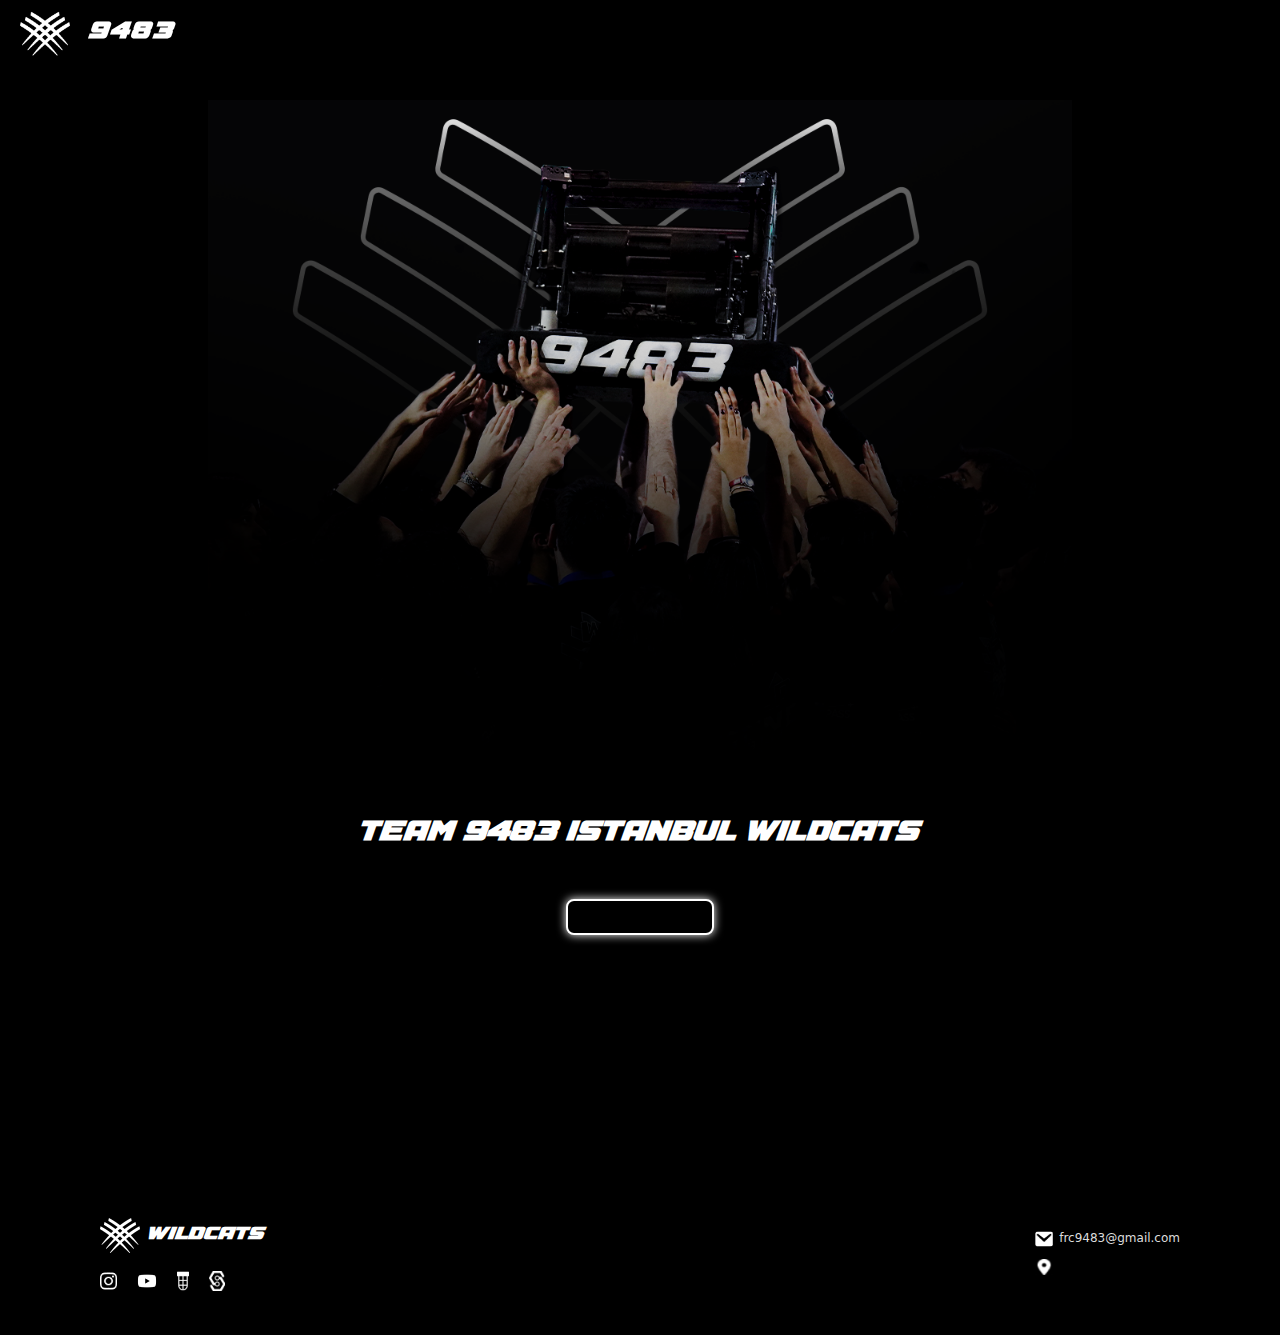
<file: index.html>
<!DOCTYPE html>
<html lang="en">

<head>
  <meta charset="UTF-8" />
  <meta name="viewport" content="width=device-width, initial-scale=1.0" />
  <link rel="stylesheet" href="style.css" />
  <link rel="shortcut icon" href="img/logo.ico" type="image/x-icon" />
  <title>Team 9438</title>
  <meta name="description" content="FRC 9483 Istanbul Wildcats is a leading robotics team from Istanbul, Turkey, competing globally in the FIRST Robotics Competition. Discover our innovative projects and follow our journey to inspire the next generation of engineers.">
  <script type="application/ld+json">
  {
    "@context": "https://schema.org",
    "@type": "SportsTeam",
    "name": "FRC 9483 Istanbul Wildcats",
    "url": "https://www.frc9483.com",
    "description": "FRC 9483 Istanbul Wildcats is a robotics team from Istanbul, Turkey.",
    "memberOf": {
      "@type": "Organization",
      "name": "FIRST Robotics Competition"
    },
    "location": {
      "@type": "Place",
      "address": {
        "@type": "PostalAddress",
        "addressLocality": "Istanbul",
        "addressCountry": "Turkey"
      }
    },
    "sameAs": [
      "https://www.instagram.com/frc9483/",
      "https://www.youtube.com/@frc9483",
      "https://www.thebluealliance.com/team/9483",
      "https://www.statbotics.io/team/9483"
    ]
  }
  </script>
</head>

<body>
  <header>
    <a href="/">
      <div class="headercontainer">
        <img src="img/logo.png" alt="logo" id="logo" />
        <h1 id="brand">9483</h1>
      </div>
    </a>
    <nav>
      <div class="off-screen-menu">
        <ul>
          <li><a href="./" class="link-header" data-en="HOME" data-tr="ANA SAYFA"></a></li>
          <li><a href="./about" class="link-header" data-en="ABOUT" data-tr="HAKKIMIZDA"></a></li>
          <li><a href="./robots" class="link-header" data-en="ROBOTS" data-tr="ROBOTLAR"></a></li>
          <li><a href="https://docs.google.com/forms/d/e/1FAIpQLSfi_hahionCcSS_fY76gr7Xds-tAobOJbbM-7DM-6fdij1fog/viewform" target="_blank" class="link-header" data-en="SIGN UP" data-tr="KAYIT OL"></a></li>
        </ul>
      </div>
      <nav>
        <div class="ham-menu">
          <span></span>
          <span></span>
          <span></span>
        </div>
      </nav>
    </nav>
  </header>
  <div class="teamphotocontainer">
    <div class="teamphoto">
      <img src="img/team.png" alt="team" class="no-drag" />
    </div>
  </div>
  <h1 class="content-title">TEAM 9483 ISTANBUL WILDCATS</h1>
  <p class="content"
    data-en="Istanbul Wildcats is a robotics team consisting of students from all over the world and mentors studying at distinguished universities in Turkiye to share their interest and focus on robotics."
    data-tr="İstanbul Wildcats, dünyanın farklı yerlerinden, farklı okullarından bir araya gelen, robotiğe ilgi duyan lise öğrencilerinden ve bu alanda tecrübeli mentörlerden oluşan bir robotik takımıdır.">
  </p>
  <button id="more-button" data-en="MORE" data-tr="DAHA FAZLA" onclick="location.href='/about'"></button>
  <footer>
    <div class="footer-left">
      <div class="footercontainer">
        <img src="img/logo.png" alt="" id="footer-logo" />
        <h1 id="footer-brand">WILDCATS</h1>
      </div>
      <p class="footer-text"
        data-en="To get to know our team better, you can follow us on social media and review our standings and matches in the FRC. ©Team 9483 Istanbul Wildcats 2024"
        data-tr="Takımımızı daha yakından tanımak için sosyal medyada bizi takip edebilir ve FRC'deki edindiğimiz yeri ve maçlarımızı inceleyebilirsiniz. ©Team 9483 Istanbul Wildcats 2024">
      </p>
      <div class="social-icons">
        <a href="https://www.instagram.com/frc9483/" target="_blank">
          <img src="img/instagram.png" alt="instagram" />
        </a>
        <a href="https://www.youtube.com/@frc9483" target="_blank">
          <img src="img/youtube.png" alt="youtube" />
        </a>
        <a href="https://www.thebluealliance.com/team/9483" target="_blank">
          <img src="img/tba.png" alt="tba" />
        </a>
        <a href="https://www.statbotics.io/team/9483" target="_blank">
          <img src="img/statbotics.png" alt="statbotics" />
        </a>
      </div>
    </div>
    <div class="footer-right">
      <div class="pages">
        <h2 data-en="Pages" data-tr="Sayfalar"></h2>
        <a href="./" class="pages-footer" data-en="Home" data-tr="Ana Sayfa"></a>
        <a href="./about" class="pages-footer" data-en="About" data-tr="Hakkımızda"></a>
        <a href="./robots" class="pages-footer" data-en="Robots" data-tr="Robotlar"></a>
      </div>
      <div class="contact">
        <h2 data-en="Contact" data-tr="İletişim"></h2>
        <div class="contact-footer">
          <img src="img/email.png" alt="mail" class="no-drag" />
          <p class="email">frc9483@gmail.com</p>
        </div>
        <div class="contact-footer">
          <img src="img/location.png" alt="location" class="no-drag" />
          <p class="location-caption" data-en="Istanbul, Turkiye" data-tr="İstanbul, Türkiye"></p>
        </div>
      </div>
    </div>
  </footer>
  <script src="index.js"></script>
</body>

</html>
</file>
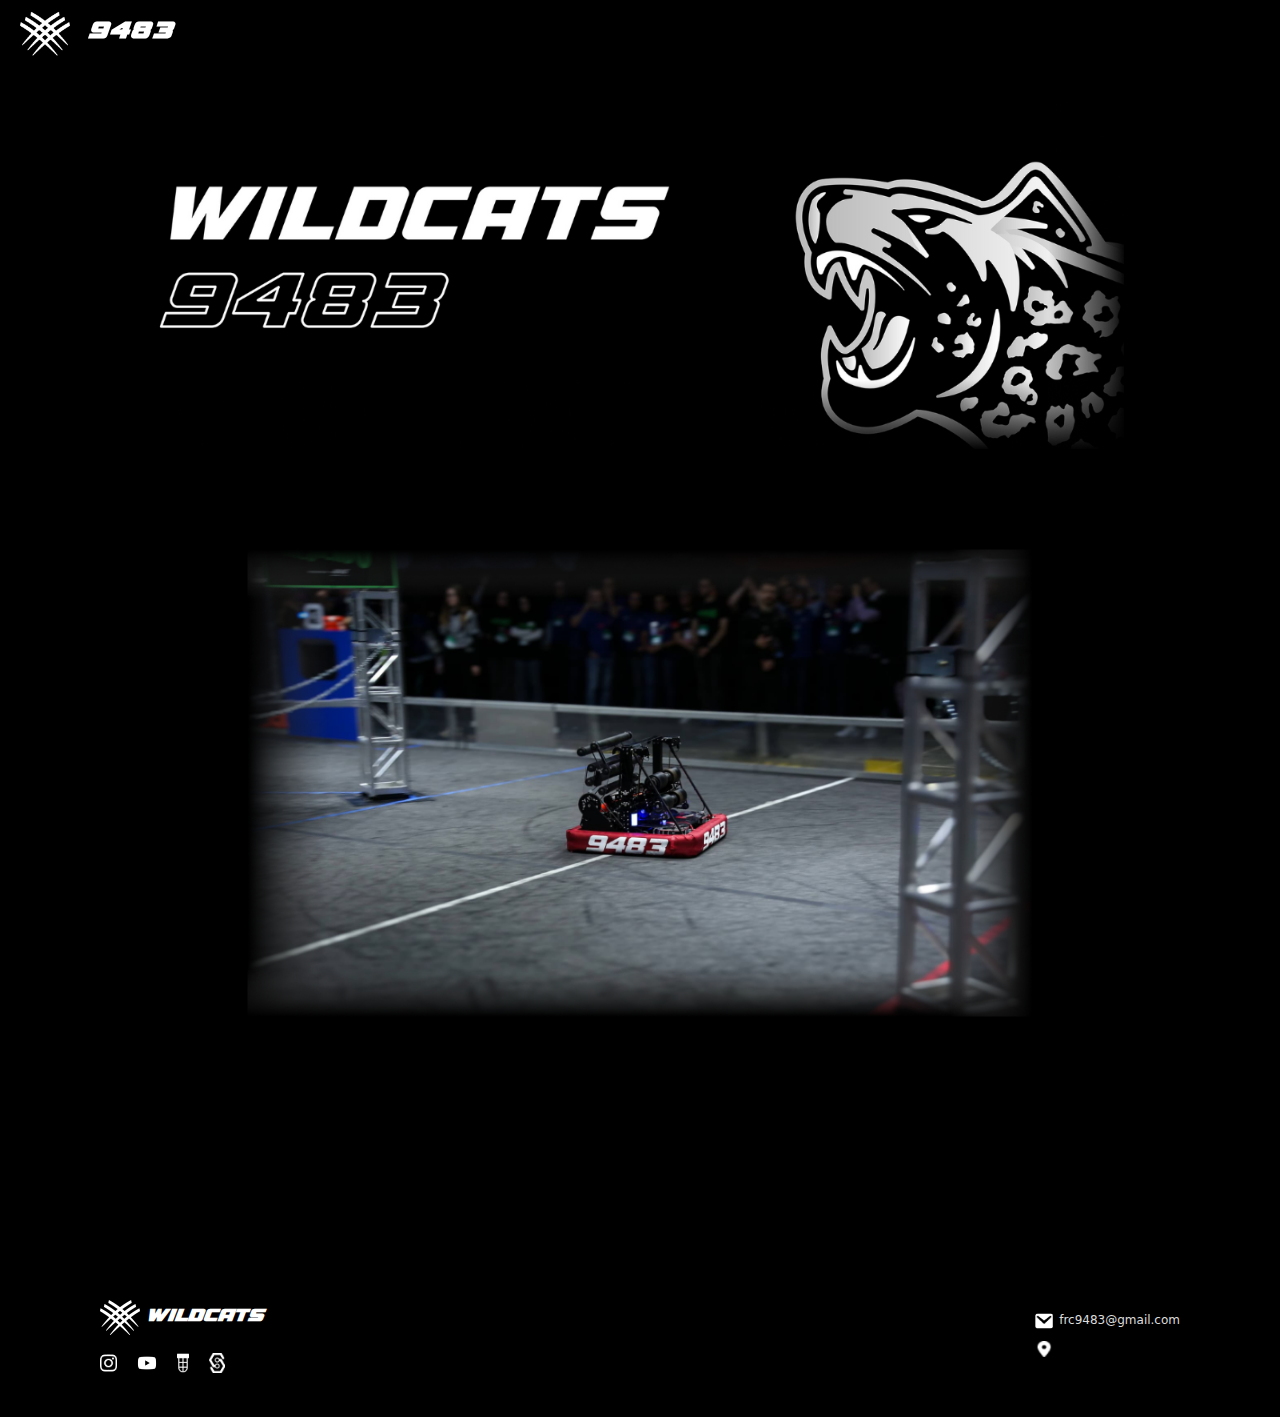
<file: about.html>
<!DOCTYPE html>
<html lang="en">

<head>
  <meta charset="UTF-8" />
  <meta name="viewport" content="width=device-width, initial-scale=1.0" />
  <link rel="stylesheet" href="style.css" />
  <link rel="shortcut icon" href="img/logo.ico" type="image/x-icon" />
  <title data-en="Team 9438 | About" data-tr="Team 9438 | Hakkımızda"></title>
  <meta name="description" content="Learn more about the FRC 9483 Istanbul Wildcats, a robotics team consisting of students and mentors dedicated to advancing robotics education. Our mission is to inspire the next generation of innovators in the world of technology.">
</head>

<body>
  <header>
    <a href="/">
      <div class="headercontainer">
        <img src="img/logo.png" alt="logo" id="logo" />
        <h1 id="brand">9483</h1>
      </div>
    </a>
    <nav>
      <div class="off-screen-menu">
        <ul>
          <li><a href="./" class="link-header" data-en="HOME" data-tr="ANA SAYFA"></a></li>
          <li><a href="./about" class="link-header" data-en="ABOUT" data-tr="HAKKIMIZDA"></a></li>
          <li><a href="./robots" class="link-header" data-en="ROBOTS" data-tr="ROBOTLAR"></a></li>
          <li><a href="https://docs.google.com/forms/d/e/1FAIpQLSfi_hahionCcSS_fY76gr7Xds-tAobOJbbM-7DM-6fdij1fog/viewform" target="_blank" class="link-header" data-en="SIGN UP" data-tr="KAYIT OL"></a></li>
        </ul>
      </div>
      <nav>
        <div class="ham-menu">
          <span></span>
          <span></span>
          <span></span>
        </div>
      </nav>
    </nav>
  </header>
  <div class="teamphotocontainer">
    <div class="teamphoto">
      <img src="img/about_topp.png" alt="robonouts" class="no-drag" />
    </div>
  </div>
  <h1 class="about-content-title" data-en="ABOUT" data-tr="HAKKIMIZDA"></h1>
  <div class="about-content">
    
    <p class="paragraph"
      data-en="İstanbul Wildcats is a robotics team composed of high school students from around the world who are passionate about robotics, alongside experienced mentors who are dedicated to this field."
      data-tr="İstanbul Wildcats, dünyanın farklı yerlerinden bir araya gelen, robotiğe ilgi duyan lise öğrencilerinden ve bu işe gönül vermiş tecrübeli mentörlerden oluşan bir robotik takımıdır.">
    </p>

    <p class="paragraph"
      data-en="Our goal is to represent our country in the best possible way."
      data-tr="Hedefimiz ülkemizi en iyi şekilde temsil edebilmektir.">
    </p>

    <p class="paragraph"
      data-en="Our mission is to reach out to all young minds in our country who wish to participate in FRC competitions and to set an example for them with our skills in robotics. At the same time, we aim to prepare for tomorrow together in our rapidly developing world."
      data-tr="Misyonumuz, ülkemizdeki FRC yarışmalarına katılmak isteyen tüm genç beyinlere ulaşmak, ve onlara robotik alanındaki becerilerimizle örnek olmaktır. Aynı zamanda, hızla gelişen dünyamızda yarınlara beraber hazırlanmaktır.">
    </p>

    <p class="paragraph"
      data-en="As a team, we view robotics competitions as a sport, aiming to capture the interest of young people and help them discover the potential of robotics. By emphasizing the importance of the robotics field, we strive to be pioneers in creating an innovative future by combining technology and sports. With this goal in mind, we continue our work as part of the Denizbank İstanbul Wildcats E-sports team, representing them in the field of robotics."
      data-tr="Takım olarak, robotik yarışmalarını spor olarak görüp gençlerin ilgisini çekmeyi ve robotiğin potansiyelini keşfetmelerini sağlamayı amaçlıyoruz. Robotik branşının önemini vurgulayarak, teknoloji ve sporu birleştirerek yenilikçi bir gelecek için öncü olmayı hedefliyoruz. Bu amaçla bir E-spor takımı olan Denizbank İstanbul Wildcats’in bünyesinde çalışmalarımıza devam ediyor ve onları robotik alanında temsil ediyoruz.">
    </p>

  </div>
  <div class="about-bottom-img-container">
    <div class="about-bottom-img">
      <img src="img/about_robot.png" alt="team" class="no-drag" />
    </div>
  </div>
  <footer>
    <div class="footer-left">
      <div class="footercontainer">
        <img src="img/logo.png" alt="" id="footer-logo" />
        <h1 id="footer-brand">WILDCATS</h1>
      </div>
      <p class="footer-text"
        data-en="To get to know our team better, you can follow us on social media and review our standings and matches in the FRC. ©Team 9483 Istanbul Wildcats 2024"
        data-tr="Takımımızı daha yakından tanımak için sosyal medyada bizi takip edebilir ve FRC'deki edindiğimiz yeri ve maçlarımızı inceleyebilirsiniz. ©Team 9483 Istanbul Wildcats 2024">
      </p>
      <div class="social-icons">
        <a href="https://www.instagram.com/frc9483/" target="_blank">
          <img src="img/instagram.png" alt="instagram" />
        </a>
        <a href="https://www.youtube.com/@frc9483" target="_blank">
          <img src="img/youtube.png" alt="youtube" />
        </a>
        <a href="https://www.thebluealliance.com/team/9483" target="_blank">
          <img src="img/tba.png" alt="tba" />
        </a>
        <a href="https://www.statbotics.io/team/9483" target="_blank">
          <img src="img/statbotics.png" alt="statbotics" />
        </a>
      </div>
    </div>
    <div class="footer-right">
      <div class="pages">
        <h2 data-en="Pages" data-tr="Sayfalar"></h2>
        <a href="./" class="pages-footer" data-en="Home" data-tr="Ana Sayfa"></a>
        <a href="./about" class="pages-footer" data-en="About" data-tr="Hakkımızda"></a>
        <a href="./robots" class="pages-footer" data-en="Robots" data-tr="Robotlar"></a>
      </div>
      <div class="contact">
        <h2 data-en="Contact" data-tr="İletişim"></h2>
        <div class="contact-footer">
          <img src="img/email.png" alt="mail" class="no-drag" />
          <p class="email">frc9483@gmail.com</p>
        </div>
        <div class="contact-footer">
          <img src="img/location.png" alt="location" class="no-drag" />
          <p class="location-caption" data-en="Istanbul, Turkiye" data-tr="İstanbul, Türkiye"></p>
        </div>
      </div>
    </div>
  </footer>
  <script src="index.js"></script>
</body>

</html>
</file>
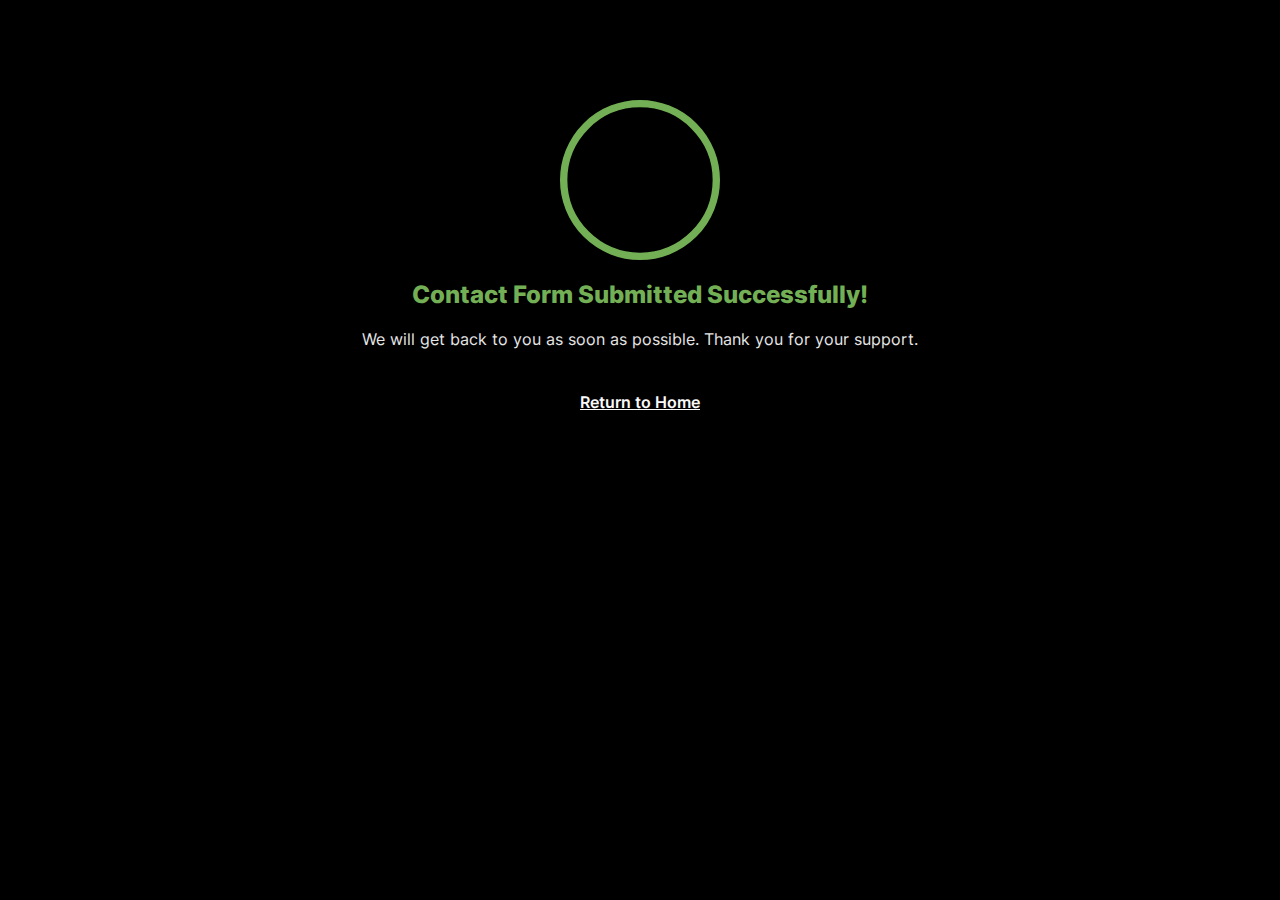
<file: contact.html>
<!DOCTYPE html>
<html lang="en">

<head>
    <meta charset="UTF-8" />
    <meta name="viewport" content="width=device-width, initial-scale=1.0, maximum-scale=1.0, user-scalable=0" />
    <link rel="shortcut icon" href="img/logo.ico" type="image/x-icon" />
    <title data-en="Team 9438 | Contact Form" data-tr="Team 9438 | İletişim Formu"></title>
    <style>
        @font-face {
            font-family: inter;
            src: url(fonts/Inter-VariableFont_slnt,wght.ttf);
        }

        * {
            margin: 0;
            padding: 0;
            box-sizing: border-box;
        }

        body {
            background-color: rgb(0, 0, 0);
            font-family: inter, sans-serif;
            text-decoration: none;
        }

        body::-webkit-scrollbar {
            display: none;
        }

        svg {
            width: 160px;
            display: block;
            margin: 100px auto 0;
        }

        .path {
            stroke-dasharray: 1000;
            stroke-dashoffset: 0;
        }

        .path.circle {
            -webkit-animation: dash .9s ease-in-out;
            animation: dash .9s ease-in-out;
        }

        .path.check {
            stroke-dashoffset: -100;
            -webkit-animation: dash-check .9s .35s ease-in-out forwards;
            animation: dash-check .9s .35s ease-in-out forwards;
        }

        p {
            text-align: center;
            margin: 20px 0 0px;
            font-size: 1.25em;
        }

        p.success {
            font-family: inter;
            font-size: x-large;
            font-weight: 800;
            color: #73AF55;
        }

        p.success-content {
            font-family: inter;
            font-size: medium;
            font-weight: 400;
            color: rgb(230, 230, 230);
            margin-bottom: 40px;
        }

        .succes-home a {
            font-family: inter;
            font-size: medium;
            font-weight: 600;
            color: rgb(250, 250, 250);
            text-decoration: underline;
        }

        .succes-home a:hover {
            text-decoration: underline;
            color: rgb(200, 200, 200);
        }

        @-webkit-keyframes dash {
            0% {
                stroke-dashoffset: 1000;
            }

            100% {
                stroke-dashoffset: 0;
            }
        }

        @keyframes dash {
            0% {
                stroke-dashoffset: 1000;
            }

            100% {
                stroke-dashoffset: 0;
            }
        }

        @-webkit-keyframes dash-check {
            0% {
                stroke-dashoffset: -100;
            }

            100% {
                stroke-dashoffset: 900;
            }
        }

        @keyframes dash-check {
            0% {
                stroke-dashoffset: -100;
            }

            100% {
                stroke-dashoffset: 900;
            }
        }
    </style>
</head>

<body>
    <svg version="1.1" xmlns="http://www.w3.org/2000/svg" viewBox="0 0 130.2 130.2">
        <circle class="path circle" fill="none" stroke="#73AF55" stroke-width="6" stroke-miterlimit="10" cx="65.1" cy="65.1" r="62.1" />
        <polyline class="path check" fill="none" stroke="#73AF55" stroke-width="10" stroke-linecap="round" stroke-miterlimit="10" points="100.2,40.2 51.5,88.8 29.8,67.5 " />
    </svg>
    <p class="success" data-en="Contact Form Submitted Successfully!" data-tr="İleitşim Formu Başarıyla Gönderilldi!"></p>
    <p class="success-content" data-en="We will get back to you as soon as possible. Thank you for your support." data-tr="En kısa sürede sizlere geri dönüş yapacağız. Bizi desteklediğiniz için teşekkür ederiz."></p>
    <div class="succes-home">
        <p><a href="/" data-en="Return to Home" data-tr="Ana Sayfaya Dön"></a></p>
    </div>

    <script>
        function submitForm(event) {
            event.preventDefault();

            const accessKey = "5fe2a988-7980-4855-8e12-c2602ea094e9";
            const data = {
                access_key: accessKey,
                name: document.querySelector('input[name="name"]').value,
                surname: document.querySelector('input[name="surname"]').value,
                email: document.querySelector('input[name="email"]').value,
                phone: document.querySelector('input[name="phone"]').value,
                message: document.querySelector('textarea[name="message"]').value
            };

            fetch('https://api.web3forms.com/submit', {
                method: 'POST',
                headers: {
                    'Content-Type': 'application/x-www-form-urlencoded',
                },
                body: new URLSearchParams(data)
            })
            .then(response => response.json())
            .then(result => {
                console.log(result);
                // Başarılı gönderimden sonra yapılacak işlemler
            })
            .catch(error => {
                console.error('Error:', error);
            });
        }

        function setLanguage(language) {
            document.querySelectorAll('[data-en]').forEach(element => {
                element.textContent = element.getAttribute('data-' + language);
            });
        }

        document.addEventListener('DOMContentLoaded', () => {
            const userLang = navigator.language || navigator.userLanguage;
            const language = userLang.startsWith('tr') ? 'tr' : 'en';
            setLanguage(language);
        });

        document.querySelector('form').addEventListener('submit', submitForm);
    </script>
</body>

</html>
</file>
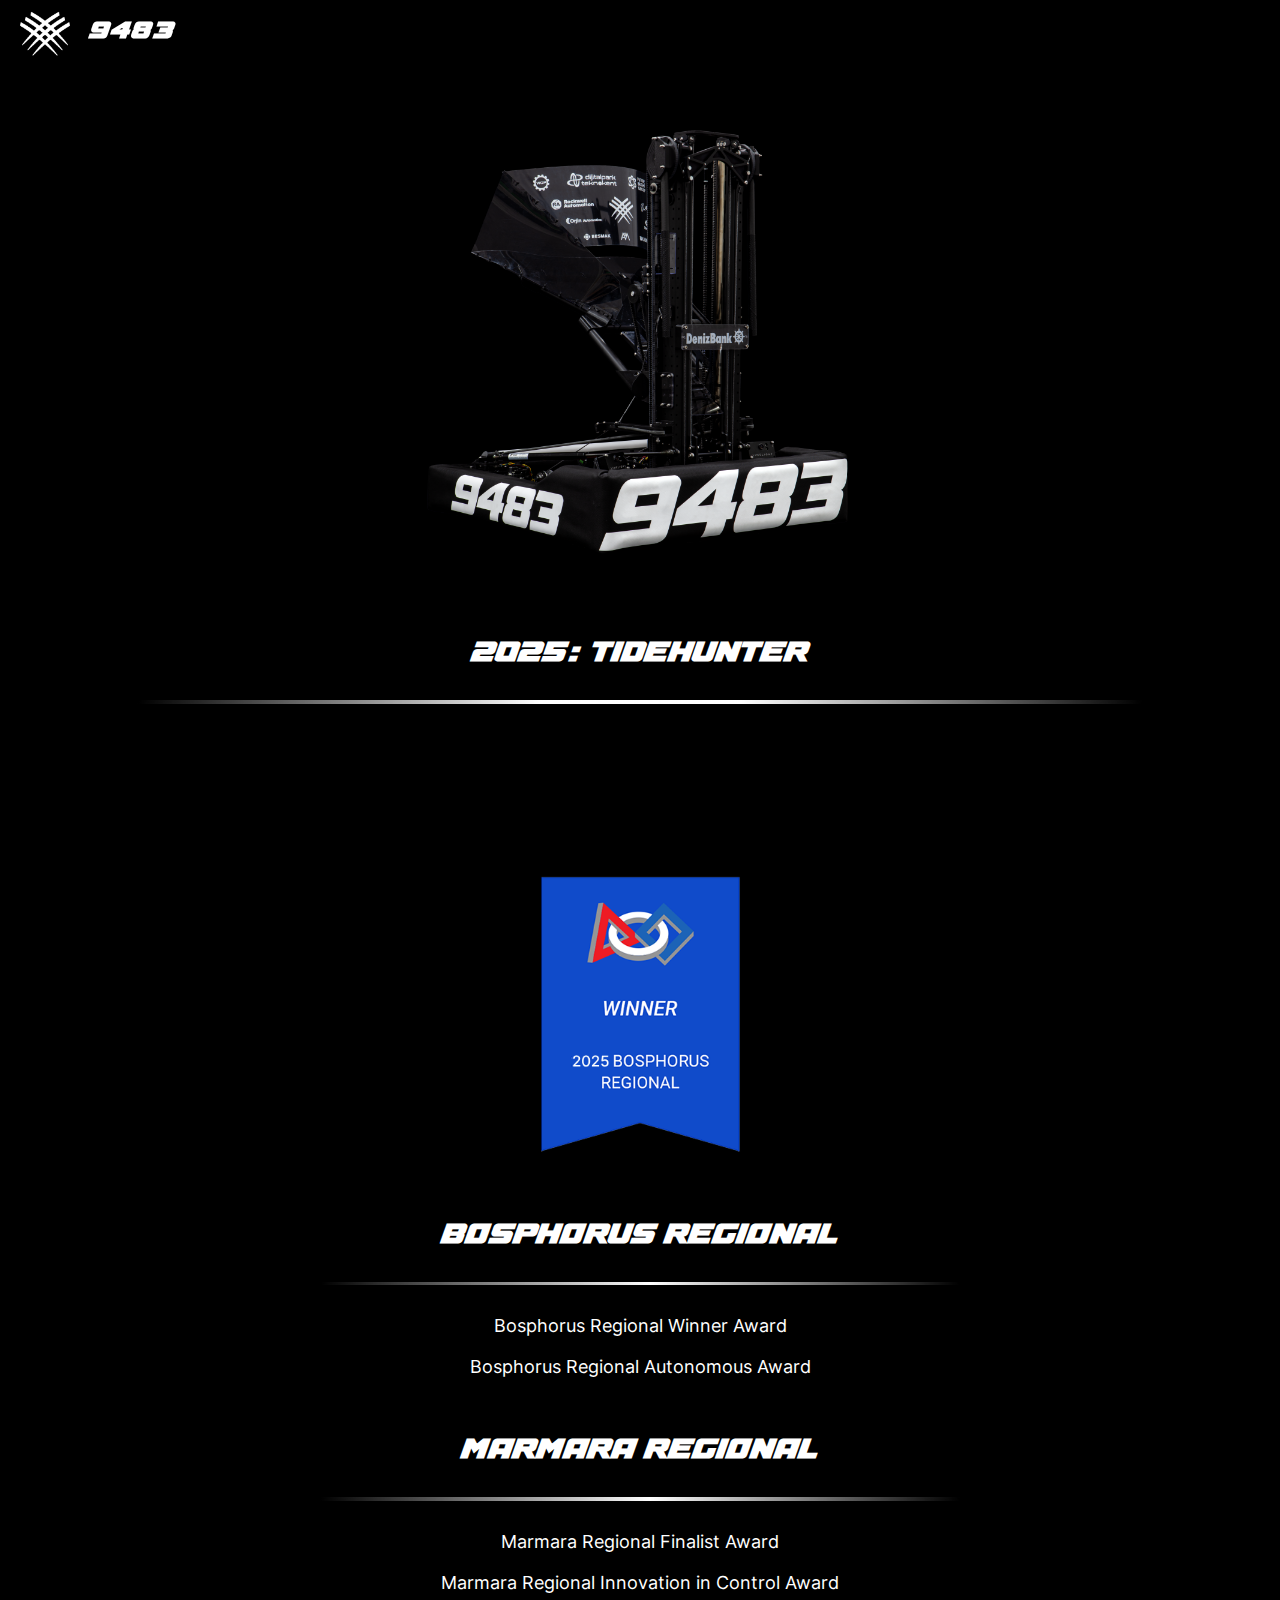
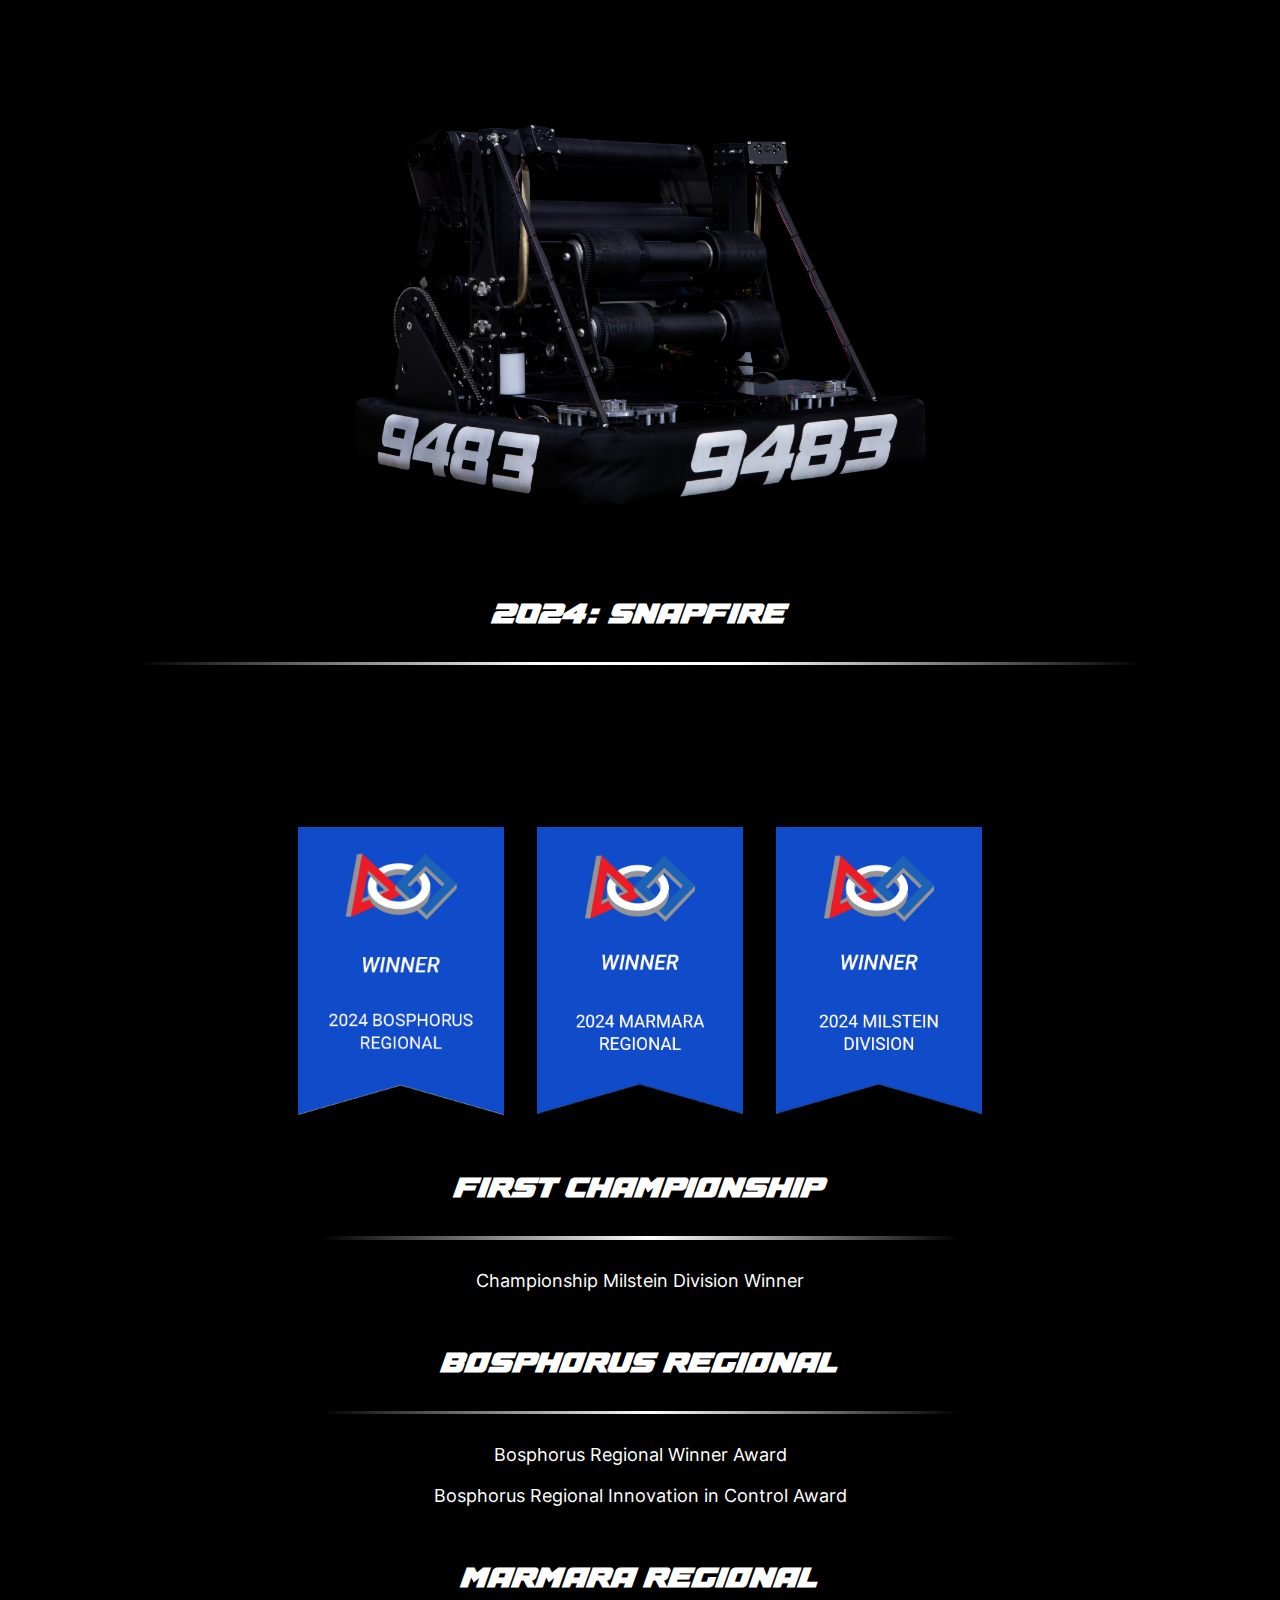
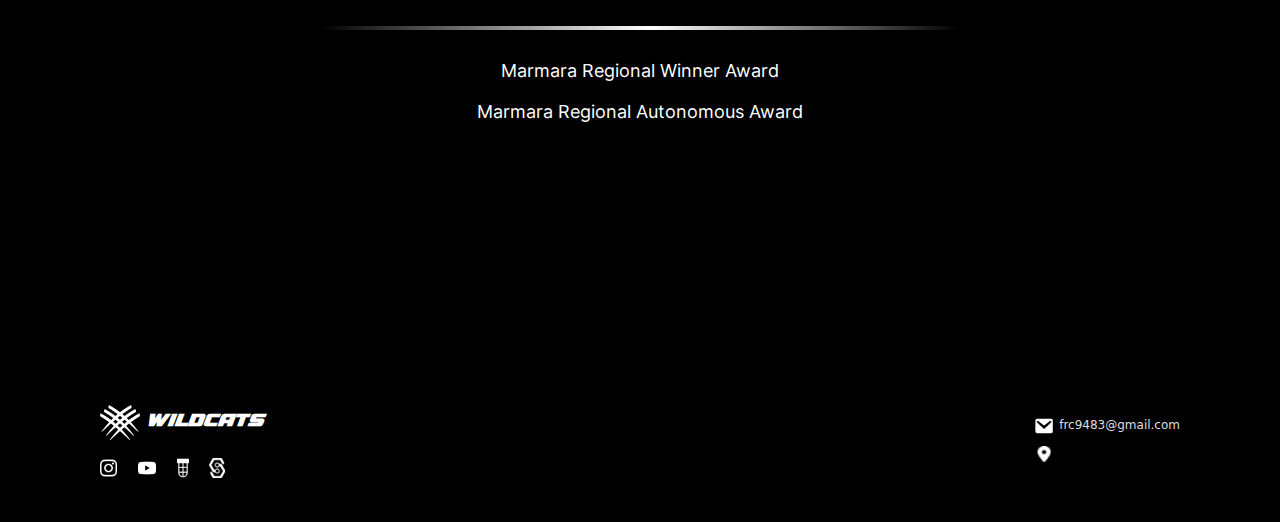
<file: robots.html>
<!DOCTYPE html>
<html lang="en">

<head>
  <meta charset="UTF-8" />
  <meta name="viewport" content="width=device-width, initial-scale=1.0" />
  <link rel="stylesheet" href="style.css" />
  <link rel="shortcut icon" href="img/logo.ico" type="image/x-icon" />
  <title data-en="Team 9438 | Robots" data-tr="Team 9438 | Robotlar"></title>
  <meta name="description" content="Meet Snapfire, the 2024 robot built by the FRC 9483 Istanbul Wildcats. Discover the design, engineering, and strategy behind our competition-winning robot and its journey in the FIRST Robotics Competition.">
</head>

<body>
  <header>
    <a href="/">
      <div class="headercontainer">
        <img src="img/logo.png" alt="logo" id="logo" />
        <h1 id="brand">9483</h1>
      </div>
    </a>
    <nav>
      <div class="off-screen-menu">
        <ul>
          <li><a href="./" class="link-header" data-en="HOME" data-tr="ANA SAYFA"></a></li>
          <li><a href="./about" class="link-header" data-en="ABOUT" data-tr="HAKKIMIZDA"></a></li>
          <li><a href="./robots" class="link-header" data-en="ROBOTS" data-tr="ROBOTLAR"></a></li>
          <li><a href="https://docs.google.com/forms/d/e/1FAIpQLSfi_hahionCcSS_fY76gr7Xds-tAobOJbbM-7DM-6fdij1fog/viewform" target="_blank" class="link-header" data-en="SIGN UP" data-tr="KAYIT OL"></a></li>
        </ul>
      </div>
      <nav>
        <div class="ham-menu">
          <span></span>
          <span></span>
          <span></span>
        </div>
      </nav>
    </nav>
  </header>
  <div class="snapfire-container">
    <div class="snapfire-photo">
      <img src="img/tidehunter.png" alt="snapfire" class="no-drag" />
    </div>
  </div>
  <h1 class="content-title">2025: TIDEHUNTER</h1>
  <div class="line-container">
    <div class="linephoto">
      <img src="img/broad-line.png" alt="line" class="no-drag" />
    </div>
  </div>
  <div class="robots-content-container">
    <p class="robots-content-linked">
      <a href="https://www.thebluealliance.com/team/9483/2025" target="_blank" class="dynamic-link"
        data-en="Team 9483 Presents: Tidehunter" data-tr="Team 9483 Sunar: Tidehunter"></a>
    </p>
    <p class="robots-content-linked">
      <a href="https://www.youtube.com/watch?v=P6JnrWzIK8M" target="_blank" class="dynamic-link"
        data-en="FRC 9483 - 4 L4 + 3 Algae Removal Auto (Uncensored)" data-tr="FRC 9483 - 4 L4 + 3 Algae Çıkarma Otonom (Sansürsüz)"></a>
    </p>
    <p class="robots-content-linked">
      <a href="http://www.statbotics.io/team/9483" target="_blank" class="dynamic-link"
        data-en="Current EPA Rank" data-tr="Güncel EPA Sıralama"></a>
    </p>
  </div>
  <div class="banner-container">
    <div class="banner-photo">
      <img src="img/black_blank.png" alt="banner" class="no-drag" />
      <img src="img/banner-bosphorus25.png" alt="banner" class="no-drag" />
      <img src="img/black_blank.png" alt="banner" class="no-drag" />
    </div>
  </div>
  <h1 class="content-title">BOSPHORUS REGIONAL</h1>
  <div class="line-container">
    <div class="linephoto">
      <img src="img/narrow-line.png" alt="line" class="no-drag" />
    </div>
  </div>
  <div class="robots-content-container">
    <p class="robots-content">Bosphorus Regional Winner Award</p>
    <p class="robots-content">Bosphorus Regional Autonomous Award</p>
  </div>
  <h1 class="content-title">MARMARA REGIONAL</h1>
  <div class="line-container">
    <div class="linephoto">
      <img src="img/narrow-line.png" alt="line" class="no-drag" />
    </div>
  </div>
  <div class="robots-content-container">
    <p class="robots-content">Marmara Regional Finalist Award</p>
    <p class="robots-content">Marmara Regional Innovation in Control Award</p>
  </div>  
  <div class="snapfire-container">
    <div class="snapfire-photo">
      <img src="img/snapfire.png" alt="snapfire" class="no-drag" />
    </div>
  </div>
  <h1 class="content-title">2024: SNAPFIRE</h1>
  <div class="line-container">
    <div class="linephoto">
      <img src="img/broad-line.png" alt="line" class="no-drag" />
    </div>
  </div>
  <div class="robots-content-container">
    <p class="robots-content-linked">
      <a href="https://www.thebluealliance.com/team/9483/2024" target="_blank" class="dynamic-link"
        data-en="Team 9483 Presents: Snapfire" data-tr="Team 9483 Sunar: Snapfire"></a>
    </p>
    <p class="robots-content-linked">
      <a href="https://www.youtube.com/watch?v=8yha1qAHkDs" target="_blank" class="dynamic-link"
        data-en="FRC 9483 - 7.5 Note Auto (Uncensored)" data-tr="FRC 9483 - 7,5 Note Otonom (Sansürsüz)"></a>
    </p>
    <p class="robots-content-linked">
      <a href="http://www.statbotics.io/team/9483" target="_blank" class="dynamic-link"
        data-en="EPA Rank: 19" data-tr="EPA Sıralama: 19"></a>
    </p>
  </div>
  <div class="banner-container">
    <div class="banner-photo">
      <img src="img/banner-bosphorus.png" alt="banner" class="no-drag" />
      <img src="img/banner-marmara.png" alt="banner" class="no-drag" />
      <img src="img/banner-milstein.png" alt="banner" class="no-drag" />
    </div>
  </div>
  <h1 class="content-title">FIRST CHAMPIONSHIP</h1>
  <div class="line-container">
    <div class="linephoto">
      <img src="img/narrow-line.png" alt="line" class="no-drag" />
    </div>
  </div>
  <div class="robots-content-container">
    <p class="robots-content">Championship Milstein Division Winner</p>
  </div>
  <h1 class="content-title">BOSPHORUS REGIONAL</h1>
  <div class="line-container">
    <div class="linephoto">
      <img src="img/narrow-line.png" alt="line" class="no-drag" />
    </div>
  </div>
  <div class="robots-content-container">
    <p class="robots-content">Bosphorus Regional Winner Award</p>
    <p class="robots-content">Bosphorus Regional Innovation in Control Award</p>
  </div>
  <h1 class="content-title">MARMARA REGIONAL</h1>
  <div class="line-container">
    <div class="linephoto">
      <img src="img/narrow-line.png" alt="line" class="no-drag" />
    </div>
  </div>
  <div class="robots-content-container">
    <p class="robots-content">Marmara Regional Winner Award</p>
    <p class="robots-content">Marmara Regional Autonomous Award</p>
  </div>
  <footer>
    <div class="footer-left">
      <div class="footercontainer">
        <img src="img/logo.png" alt="" id="footer-logo" />
        <h1 id="footer-brand">WILDCATS</h1>
      </div>
      <p class="footer-text"
        data-en="To get to know our team better, you can follow us on social media and review our standings and matches in the FRC. ©Team 9483 Istanbul Wildcats 2024"
        data-tr="Takımımızı daha yakından tanımak için sosyal medyada bizi takip edebilir ve FRC'deki edindiğimiz yeri ve maçlarımızı inceleyebilirsiniz. ©Team 9483 Istanbul Wildcats 2024">
      </p>
      <div class="social-icons">
        <a href="https://www.instagram.com/frc9483/" target="_blank">
          <img src="img/instagram.png" alt="instagram" />
        </a>
        <a href="https://www.youtube.com/@frc9483" target="_blank">
          <img src="img/youtube.png" alt="youtube" />
        </a>
        <a href="https://www.thebluealliance.com/team/9483" target="_blank">
          <img src="img/tba.png" alt="tba" />
        </a>
        <a href="https://www.statbotics.io/team/9483" target="_blank">
          <img src="img/statbotics.png" alt="statbotics" />
        </a>
      </div>
    </div>
    <div class="footer-right">
      <div class="pages">
        <h2 data-en="Pages" data-tr="Sayfalar"></h2>
        <a href="./" class="pages-footer" data-en="Home" data-tr="Ana Sayfa"></a>
        <a href="./about" class="pages-footer" data-en="About" data-tr="Hakkımızda"></a>
        <a href="./robots" class="pages-footer" data-en="Robots" data-tr="Robotlar"></a>
      </div>
      <div class="contact">
        <h2 data-en="Contact" data-tr="İletişim"></h2>
        <div class="contact-footer">
          <img src="img/email.png" alt="mail" class="no-drag" />
          <p class="email">frc9483@gmail.com</p>
        </div>
        <div class="contact-footer">
          <img src="img/location.png" alt="location" class="no-drag" />
          <p class="location-caption" data-en="Istanbul, Turkiye" data-tr="İstanbul, Türkiye"></p>
        </div>
      </div>
    </div>
  </footer>
  </footer>
  <script src="index.js"></script>
</body>

</html>
</file>
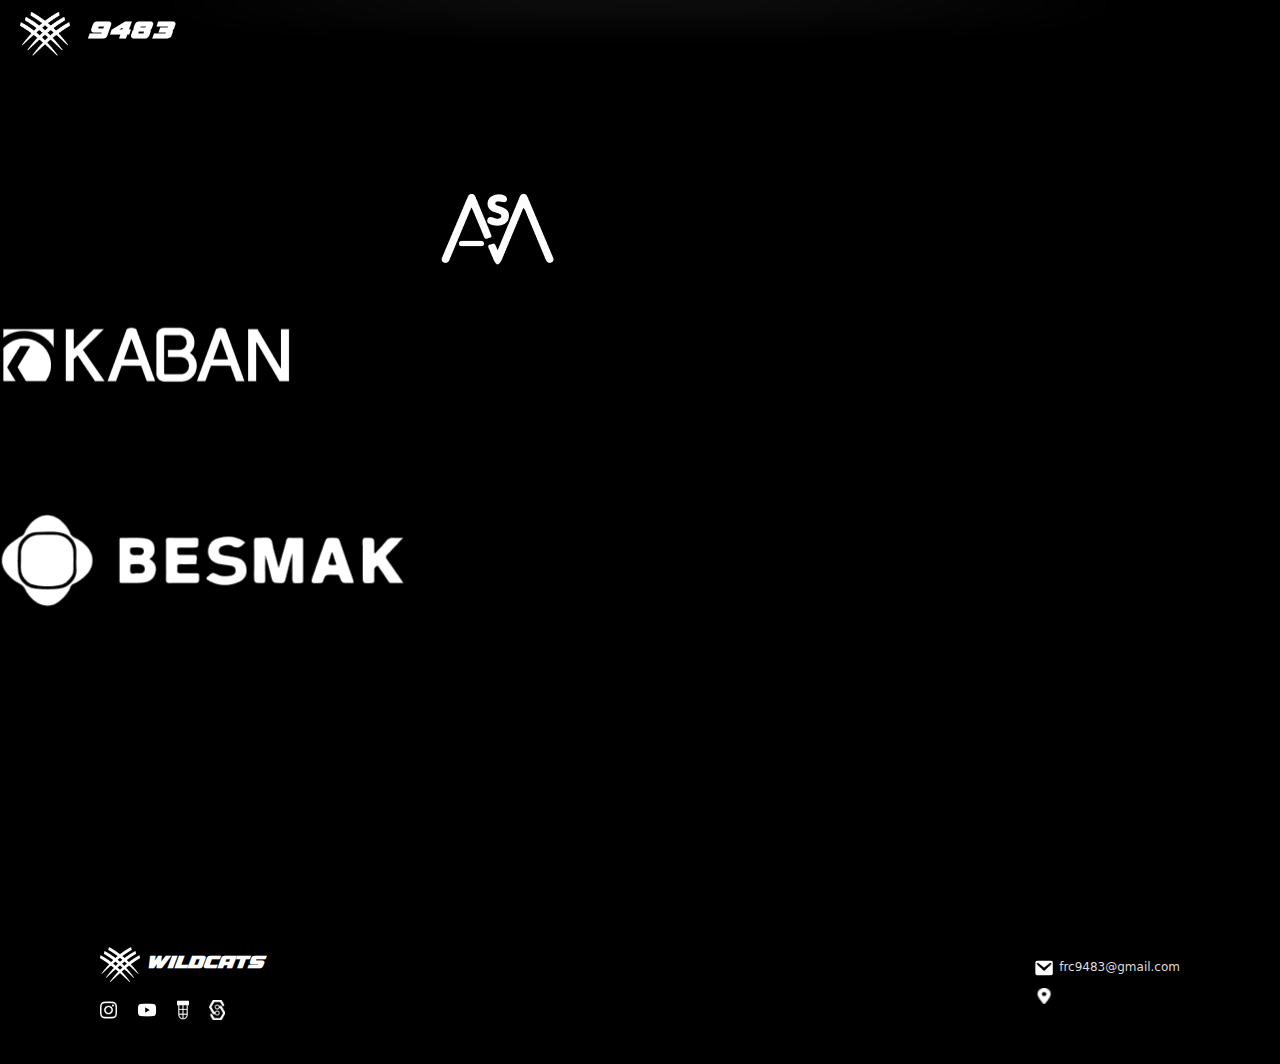
<file: sponsors.html>
<!DOCTYPE html>
<html lang="en">

<head>
  <meta charset="UTF-8" />
  <meta name="viewport" content="width=device-width, initial-scale=1.0" />
  <link rel="stylesheet" href="style.css" />
  <link rel="shortcut icon" href="img\logo.ico" type="image/x-icon" />
  <title data-en="Team 9438 | Sponsors" data-tr="Team 9438 | Sponsorlar"></title>
</head>

<body>
  <header>
    <a href="/">
      <div class="headercontainer">
        <img src="img\logo.png" alt="logo" id="logo" />
        <h1 id="brand">9483</h1>
      </div>
    </a>
    <nav>
      <div class="off-screen-menu">
        <ul>
          <li><a href="/" class="link-header" data-en="HOME" data-tr="ANA SAYFA"></a></li>
          <li><a href="/about" class="link-header" data-en="ABOUT" data-tr="HAKKIMIZDA"></a></li>
          <li><a href="/robots" class="link-header" data-en="ROBOTS" data-tr="ROBOTLAR"></a></li>
          <li><a href="/support-us" class="link-header" data-en="SUPPORT US" data-tr="DESTEK OL"></a></li>
        </ul>
      </div>
      <nav>
        <div class="ham-menu">
          <span></span>
          <span></span>
          <span></span>
        </div>
      </nav>
    </nav>
  </header>

  <div class="container">
    <h1 class="support-content-title" data-en="SPONSORS" data-tr="SPONSORLAR"></h1>
  </div>
  <div class="line-container">
    <div class="linephoto">
      <img src="img\broad-line.png" alt="line" class="no-drag" />
    </div>
  </div>
  <div class="sponsors-container">
    <div class="sponsors-photo">
      <img src="img\kaban.png" alt="sponsors" class="no-drag" />
      <img src="img\asm.png" alt="sponsors" class="no-drag" />
    </div>
  </div>
  <div class="sponsors-container-lower">
    <div class="sponsors-photo">
      <img src="img\besmak.png" alt="sponsors" class="no-drag" />
    </div>
  </div>

  <footer>
    <div class="footer-left">
      <div class="footercontainer">
        <img src="img\logo.png" alt="" id="footer-logo" />
        <h1 id="footer-brand">WILDCATS</h1>
      </div>
      <p class="footer-text"
        data-en="To get to know our team better, you can follow us on social media and review our standings and matches in the FRC. ©Team 9483 Istanbul Wildcats 2024"
        data-tr="Takımımızı daha yakından tanımak için sosyal medyada bizi takip edebilir ve FRC'deki edindiğimiz yeri ve maçlarımızı inceleyebilirsiniz. ©Team 9483 Istanbul Wildcats 2024">
      </p>
      <div class="social-icons">
        <a href="https://www.instagram.com/frc9483/" target="_blank">
          <img src="img\instagram.png" alt="instagram" />
        </a>
        <a href="https://www.youtube.com/@frc9483" target="_blank">
          <img src="img\youtube.png" alt="youtube" />
        </a>
        <a href="https://www.thebluealliance.com/team/9483" target="_blank">
          <img src="img\tba.png" alt="tba" />
        </a>
        <a href="https://www.statbotics.io/team/9483" target="_blank">
          <img src="img\statbotics.png" alt="statbotics" />
        </a>
      </div>
    </div>
    <div class="footer-right">
      <div class="pages">
        <h2 data-en="Pages" data-tr="Sayfalar"></h2>
        <a href="/" class="pages-footer" data-en="Home" data-tr="Ana Sayfa"></a>
        <a href="/about" class="pages-footer" data-en="About" data-tr="Hakkımızda"></a>
        <a href="/robots" class="pages-footer" data-en="Robots" data-tr="Robotlar"></a>
        <a href="/support-us" class="pages-footer" data-en="Support Us" data-tr="Destek Ol"></a>
      </div>
      <div class="contact">
        <h2 data-en="Contact" data-tr="İletişim"></h2>
        <div class="contact-footer">
          <img src="img\email.png" alt="mail" class="no-drag" />
          <p class="email">frc9483@gmail.com</p>
        </div>
        <div class="contact-footer">
          <img src="img\location.png" alt="location" class="no-drag" />
          <p class="location-caption" data-en="Istanbul, Turkiye" data-tr="İstanbul, Türkiye"></p>
        </div>
      </div>
    </div>
  </footer>
  <script src="index.js"></script>
</body>

</html>
</file>
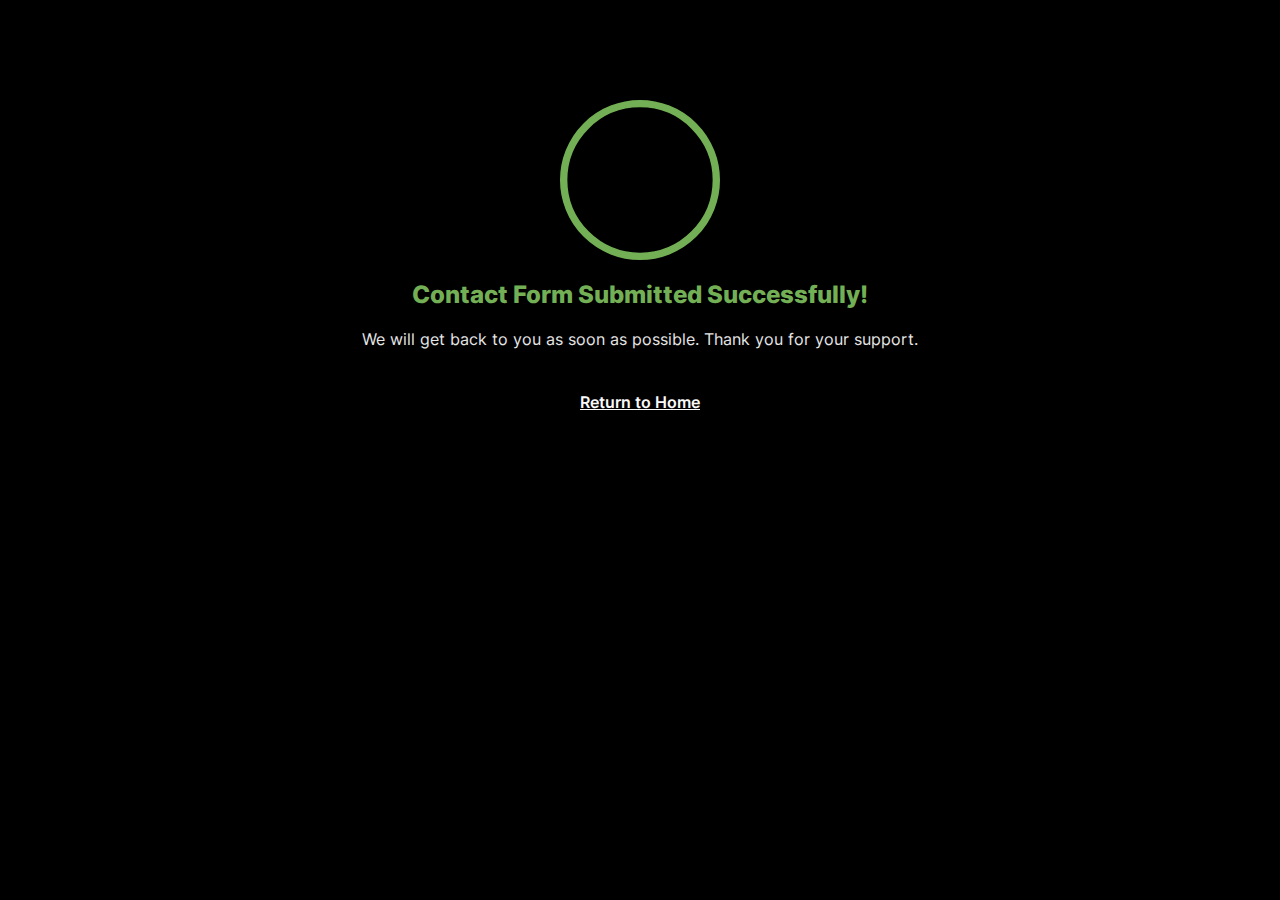
<file: success.html>
<!DOCTYPE html>
<html lang="en">

<head>
    <meta charset="UTF-8" />
    <meta name="viewport" content="width=device-width, initial-scale=1.0, maximum-scale=1.0, user-scalable=0" />
    <link rel="shortcut icon" href="img\logo.ico" type="image/x-icon" />
    <title data-en="Team 9438 | Contact Form" data-tr="Team 9438 | İletişim Formu"></title>
    <style>
        @font-face {
            font-family: inter;
            src: url(fonts/Inter-VariableFont_slnt,wght.ttf);
        }

        * {
            margin: 0;
            padding: 0;
            box-sizing: border-box;
        }

        body {
            background-color: rgb(0, 0, 0);
            font-family: inter, sans-serif;
            text-decoration: none;
        }

        body::-webkit-scrollbar {
            display: none;
        }

        svg {
            width: 160px;
            display: block;
            margin: 100px auto 0;
        }

        .path {
            stroke-dasharray: 1000;
            stroke-dashoffset: 0;
        }

        .path.circle {
            -webkit-animation: dash .9s ease-in-out;
            animation: dash .9s ease-in-out;
        }

        .path.check {
            stroke-dashoffset: -100;
            -webkit-animation: dash-check .9s .35s ease-in-out forwards;
            animation: dash-check .9s .35s ease-in-out forwards;
        }

        p {
            text-align: center;
            margin: 20px 0 0px;
            font-size: 1.25em;
        }

        p.success {
            font-family: inter;
            font-size: x-large;
            font-weight: 800;
            color: #73AF55;
        }

        p.success-content {
            font-family: inter;
            font-size: medium;
            font-weight: 400;
            color: rgb(230, 230, 230);
            margin-bottom: 40px;
        }

        .succes-home a {
            font-family: inter;
            font-size: medium;
            font-weight: 600;
            color: rgb(250, 250, 250);
            text-decoration: underline;
        }

        .succes-home a:hover {
            text-decoration: underline;
            color: rgb(200, 200, 200);
        }

        @-webkit-keyframes dash {
            0% {
                stroke-dashoffset: 1000;
            }

            100% {
                stroke-dashoffset: 0;
            }
        }

        @keyframes dash {
            0% {
                stroke-dashoffset: 1000;
            }

            100% {
                stroke-dashoffset: 0;
            }
        }

        @-webkit-keyframes dash-check {
            0% {
                stroke-dashoffset: -100;
            }

            100% {
                stroke-dashoffset: 900;
            }
        }

        @keyframes dash-check {
            0% {
                stroke-dashoffset: -100;
            }

            100% {
                stroke-dashoffset: 900;
            }
        }
    </style>
</head>

<body>
    <svg version="1.1" xmlns="http://www.w3.org/2000/svg" viewBox="0 0 130.2 130.2">
        <circle class="path circle" fill="none" stroke="#73AF55" stroke-width="6" stroke-miterlimit="10" cx="65.1" cy="65.1" r="62.1" />
        <polyline class="path check" fill="none" stroke="#73AF55" stroke-width="10" stroke-linecap="round" stroke-miterlimit="10" points="100.2,40.2 51.5,88.8 29.8,67.5 " />
    </svg>
    <p class="success" data-en="Contact Form Submitted Successfully!" data-tr="İleitşim Formu Başarıyla Gönderilldi!"></p>
    <p class="success-content" data-en="We will get back to you as soon as possible. Thank you for your support." data-tr="En kısa sürede sizlere geri dönüş yapacağız. Bizi desteklediğiniz için teşekkür ederiz."></p>
    <div class="succes-home">
        <p><a href="/" data-en="Return to Home" data-tr="Ana Sayfaya Dön"></a></p>
    </div>

    <script>
        function setLanguage(language) {
            document.querySelectorAll('[data-en]').forEach(element => {
                element.textContent = element.getAttribute('data-' + language);
            });
        }
        document.addEventListener('DOMContentLoaded', () => {
            const userLang = navigator.language || navigator.userLanguage;
            const language = userLang.startsWith('tr') ? 'tr' : 'en';
            setLanguage(language);
            setContent(language);
        });
    </script>
</body>

</html>
</file>
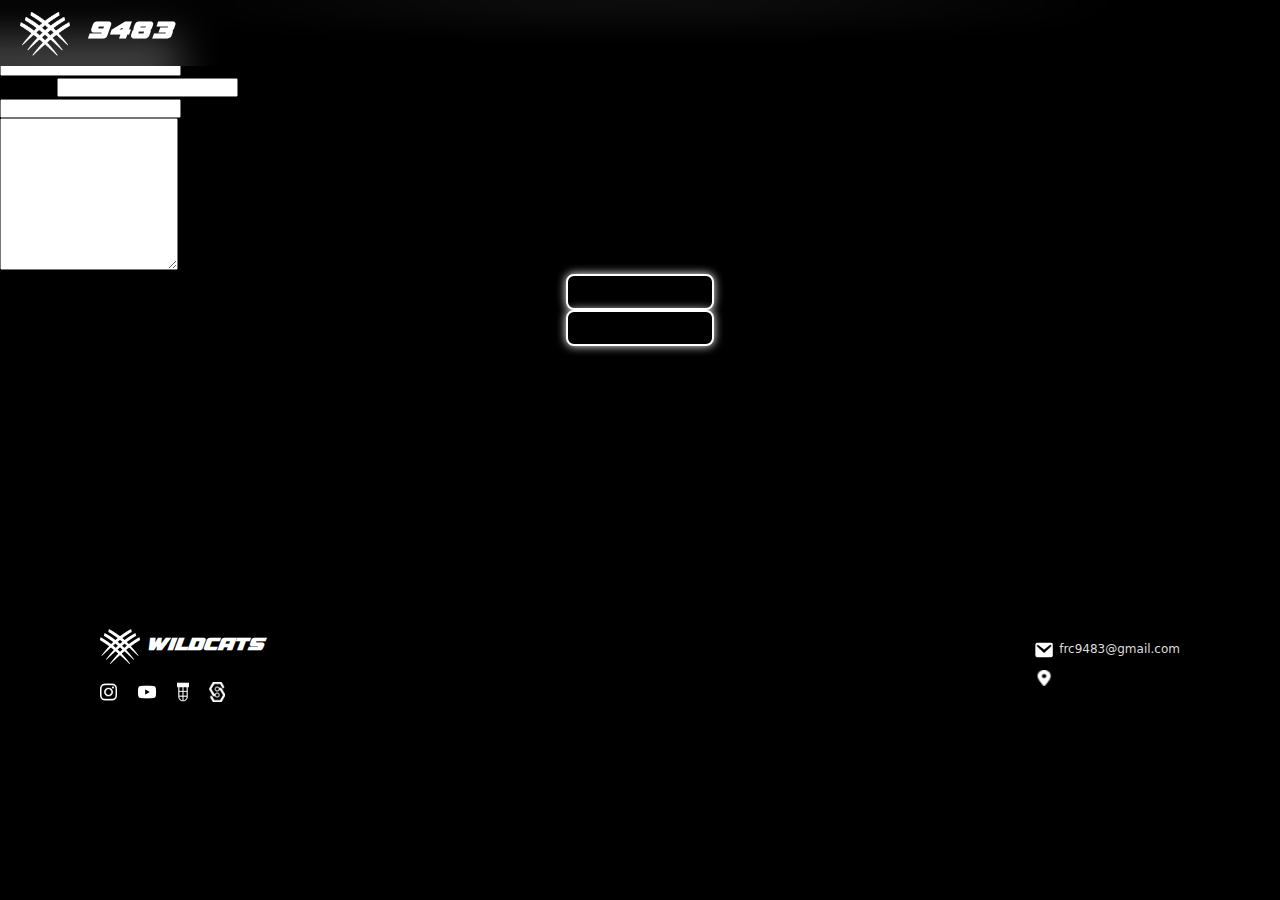
<file: support-us.html>
<!DOCTYPE html>
<html lang="en">
  <head>
    <meta charset="UTF-8" />
    <meta
      name="viewport"
      content="width=device-width, initial-scale=1.0, maximum-scale=1.0, user-scalable=0"
    />
    <link rel="stylesheet" href="style.css" />
    <link rel="shortcut icon" href="img\logo.ico" type="image/x-icon" />
    <title data-en="Team 9438 | Support Us" data-tr="Team 9438 | Destek Ol"></title>
  </head>
  <body>
    <header>
      <a href="/">
        <div class="headercontainer">
          <img src="img\logo.png" alt="logo" id="logo" />
          <h1 id="brand">9483</h1>
        </div>
      </a>
      <nav>
        <div class="off-screen-menu">
          <ul>
            <li><a href="/" class="link-header" data-en="HOME" data-tr="ANA SAYFA"></a></li>
            <li><a href="/about" class="link-header" data-en="ABOUT" data-tr="HAKKIMIZDA"></a></li>
            <li><a href="/robots" class="link-header" data-en="ROBOTS" data-tr="ROBOTLAR"></a></li>
            <li><a href="/support-us" class="link-header" data-en="SUPPORT US" data-tr="DESTEK OL"></a></li>
          </ul>
        </div>
        <nav>
          <div class="ham-menu">
            <span></span>
            <span></span>
            <span></span>
          </div>
        </nav>
      </nav>
    </header>
    <div class="container">
      <h1 class="support-content-title" data-en="CONTACT US" data-tr="ILETISIM KURUN"></h1>
    </div>
    <div class="line-container">
      <div class="linephoto">
        <img src="img\broad-line.png" alt="line" class="no-drag" />
      </div>
    </div>
    <div class="support-us-form">
      <form id="contact-form">
          <div class="form-row">
              <div class="form-group">
                  <label for="name" class="dynamic-label" data-en="Name:" data-tr="İsim:"></label>
                  <input type="text" id="name" name="name" required />
              </div>
              <div class="form-group">
                  <label for="surname" class="dynamic-label" data-en="Surname:" data-tr="Soyisim:"></label>
                  <input type="text" id="surname" name="surname" required />
              </div>
          </div>
          <div class="form-row">
              <div class="form-group">
                  <label for="email">E-mail:</label>
                  <input type="email" id="email" name="email" required />
              </div>
              <div class="form-group">
                  <label for="phone" class="dynamic-label" data-en="Phone:" data-tr="Telefon:"></label>
                  <input type="tel" id="phone" name="phone" required />
              </div>
          </div>
          <div class="form-group">
              <label for="message" class="dynamic-label" data-en="Message:" data-tr="Mesaj:"></label>
              <textarea id="message" name="message" rows="10" required></textarea>
          </div>
          <button type="submit" class="dynamic-button" data-en="Submit" data-tr="Gönder"></button>
          <div id="form-response"></div>
      </form>
  </div>

    <button class="collapsible" data-en="Why Do We Need Your Support?" data-tr="Neden Desteğinize İhtiyacımız Var?"></button>
    <div class="collapsible-content" id="content">
      <!-- Js ile gelecek -->
    </div>
    <footer>
      <div class="footer-left">
        <div class="footercontainer">
          <img src="img\logo.png" alt="" id="footer-logo" />
          <h1 id="footer-brand">WILDCATS</h1>
        </div>
        <p class="footer-text" 
           data-en="To get to know our team better, you can follow us on social media and review our standings and matches in the FRC. ©Team 9483 Istanbul Wildcats 2024"
           data-tr="Takımımızı daha yakından tanımak için sosyal medyada bizi takip edebilir ve FRC'deki edindiğimiz yeri ve maçlarımızı inceleyebilirsiniz. ©Team 9483 Istanbul Wildcats 2024">
        </p>
        <div class="social-icons">
          <a href="https://www.instagram.com/frc9483/" target="_blank">
            <img src="img\instagram.png" alt="instagram" />
          </a>
          <a href="https://www.youtube.com/@frc9483" target="_blank">
            <img src="img\youtube.png" alt="youtube" />
          </a>
          <a href="https://www.thebluealliance.com/team/9483" target="_blank">
            <img src="img\tba.png" alt="tba" />
          </a>
          <a href="https://www.statbotics.io/team/9483" target="_blank">
            <img src="img\statbotics.png" alt="statbotics" />
          </a>
        </div>
      </div>
      <div class="footer-right">
        <div class="pages">
          <h2 data-en="Pages" data-tr="Sayfalar"></h2>
          <a href="/" class="pages-footer" data-en="Home" data-tr="Ana Sayfa"></a>
          <a href="/about" class="pages-footer" data-en="About" data-tr="Hakkımızda"></a>
          <a href="/robots" class="pages-footer" data-en="Robots" data-tr="Robotlar"></a>
          <a href="/support-us" class="pages-footer" data-en="Support Us" data-tr="Destek Ol"></a>
      </div>
        <div class="contact">
          <h2 data-en="Contact" data-tr="İletişim"></h2>
          <div class="contact-footer">
            <img src="img\email.png" alt="mail" class="no-drag" />
            <p class="email">frc9483@gmail.com</p>
          </div>
          <div class="contact-footer">
            <img src="img\location.png" alt="location" class="no-drag" />
            <p class="location-caption" data-en="Istanbul, Turkiye" data-tr="İstanbul, Türkiye"></p>
          </div>
        </div>
      </div>
    </footer>
    <script src="index.js"></script>
  </body>
</html>
</file>
<file: style.css>
@font-face {
  font-family: a4speed;
  src: url(fonts/a4speed.ttf);
}

@font-face {
  font-family: inter;
  src: url(fonts/Inter-VariableFont_slnt,wght.ttf);
}

* {
  margin: 0;
  padding: 0;
  box-sizing: border-box;
}

body {
  background-color: rgb(0, 0, 0);
  font-family: inter, sans-serif;
  text-decoration: none;
}

body::-webkit-scrollbar {
  display: none;
}

header {
  background: rgba(0, 0, 0, 0.7);
  backdrop-filter: blur(20px);
  display: flex;
  align-items: center;
  justify-content: space-between;
  padding: 8px 20px;
  position: fixed;
  width: 100%;
  top: 0;
  z-index: 1000;
}

.headercontainer {
  display: flex;
  align-items: center;
}

#logo {
  width: 50px;
  height: auto;
  margin-right: 20px;
}

#brand {
  font-family: a4speed;
  font-size: 25px;
  color: #ffffff;
  letter-spacing: 2px;
}

nav {
  position: relative;
}

.menu-icon {
  display: none;
  font-size: 24px;
  cursor: pointer;
  color: white;
  align-self: center;
}

nav ul {
  display: flex;
  list-style: none;
}

nav ul li {
  display: inline-block;
  margin-right: 40px;
}

nav ul li:last-child {
  margin-right: 0px;
}

.link-header {
  font-family: a4speed;
  font-size: 14px;
  color: #ffffff;
  text-decoration: none;
}

.link-header:hover {
  color: #ffde7a;
}

a {
  text-decoration: none;
}

.teamphotocontainer {
  display: flex;
  justify-content: center;
  align-items: center;
  margin-top: 100px;
}

.teamphoto img {
  max-width: 80%;
  display: block;
  margin: 0 auto;
}

.teamphoto {
  -webkit-user-select: none;
  user-select: none;
}

.content-title {
  color: #ffffff;
  font-family: a4speed;
  text-align: center;
  margin-top: 60px;
  margin-bottom: 30px;
  font-size: 30px;
}

.content {
  color: #ffffff;
  font-family: inter;
  text-align: center;
  font-size: 18px;
  margin-bottom: 50px;
  margin-left: 15%;
  margin-right: 15%;
}

a {
  text-decoration: none;
}

button {
  background-color: #000000;
  color: #ffffff;
  font-family: inter;
  font-size: 16px;
  padding: 16px 72px;
  border: 2px solid #ffffff;
  border-radius: 8px;
  cursor: pointer;
  display: block;
  margin-left: auto;
  margin-right: auto;
  box-shadow: 0px 0px 10px #ffffff;
  text-decoration: none;
}

button:hover {
  box-shadow: 0px 0px 20px #ffffff;
}

footer {
  padding: 40px 100px;
  display: flex;
  justify-content: space-between;
  margin-top: 240px;
}

.footercontainer {
  display: flex;
  align-items: center;
}

#footer-logo {
  width: 40px;
  height: auto;
  margin-right: 8px;
}

#footer-brand {
  font-family: a4speed;
  font-size: 20px;
  color: #ffffff;
}

.footer-text {
  color: #dddddd;
  text-align: justify;
  font-family: system-ui, -apple-system, BlinkMacSystemFont, 'Segoe UI', Roboto, Oxygen, Ubuntu, Cantarell, 'Open Sans', 'Helvetica Neue', sans-serif;
  font-size: 12px;
  font-style: normal;
  font-weight: 400;
  line-height: 20px;
  width: 60%;
  margin-top: 16px;
  margin-bottom: 16px;
}

.social-icons {
  display: flex;
  align-items: center;
  gap: 20px;
}

.social-icons img {
  height: 20px;
  width: auto;
}

.footer-right {
  display: flex;
}

.pages h2 {
  color: #ffffff;
  font-family: system-ui, -apple-system, BlinkMacSystemFont, 'Segoe UI', Roboto, Oxygen, Ubuntu, Cantarell, 'Open Sans', 'Helvetica Neue', sans-serif;
  font-size: 18px;
  font-weight: 600;
  margin-bottom: 16px;
}

.pages-footer {
  color: #dddddd;
  font-family: system-ui, -apple-system, BlinkMacSystemFont, 'Segoe UI', Roboto, Oxygen, Ubuntu, Cantarell, 'Open Sans', 'Helvetica Neue', sans-serif;
  font-size: 12px;
  font-weight: 400;
  margin-bottom: 12px;
  display: block;
}

.pages a:last-child {
  margin-bottom: 0px;
}

.pages {
  margin-right: 40px;
}

.contact h2 {
  color: #ffffff;
  font-family: system-ui, -apple-system, BlinkMacSystemFont, 'Segoe UI', Roboto, Oxygen, Ubuntu, Cantarell, 'Open Sans', 'Helvetica Neue', sans-serif;
  font-size: 18px;
  font-weight: 600;
  margin-bottom: 16px;
}

.contact-footer {
  margin-bottom: 12px;
  display: flex;
}

.contact-footer img {
  width: 18px;
  height: 16px;
}

.contact-footer p {
  color: #dddddd;
  font-family: system-ui, -apple-system, BlinkMacSystemFont, 'Segoe UI', Roboto, Oxygen, Ubuntu, Cantarell, 'Open Sans', 'Helvetica Neue', sans-serif;
  font-size: 12px;
  font-weight: 400;
  margin-left: 6px;
}

/* ABOUT */
.about-content-title {
  color: #ffffff;
  font-family: a4speed;
  text-align: left;
  margin-top: 60px;
  margin-bottom: 30px;
  font-size: 30px;
  margin-left: 15%;
  margin-right: 15%;
}

.paragraph {
  margin-bottom: 20px;
}

.about-content {
  color: #ffffff;
  font-family: inter;
  text-align: left;
  font-size: 18px;
  margin-bottom: 50px;
  margin-left: 15%;
  margin-right: 15%;
}

.about-bottom-img-container {
  display: flex;
  justify-content: center;
  align-items: center;
  margin-top: 100px;
}

.about-bottom-img img {
  max-width: 90%;
  display: block;
  margin: 0 auto;
}

.about-bottom-img {
  -webkit-user-select: none;
  user-select: none;
}

/* ROBOTS */
.snapfire-container {
  display: flex;
  justify-content: center;
  align-items: center;
  margin-top: 100px;
}

.snapfire-photo img {
  max-width: 60%;
  display: block;
  margin: 0 auto;
}

.snapfire-photo {
  -webkit-user-select: none;
  user-select: none;
}

.line-container {
  display: flex;
  justify-content: center;
  align-items: center;
  margin-bottom: 30px;
}

.linephoto img {
  max-width: 90%;
  display: block;
  margin: 0 auto;
}

.linephoto {
  -webkit-user-select: none;
  user-select: none;
}

.robots-content {
  color: #ffffff;
  font-family: inter;
  text-align: center;
  font-size: 18px;
  margin-bottom: 20px;
  margin-left: 15%;
  margin-right: 15%;
}

.robots-content-linked {
  color: #ffffff;
  font-family: inter;
  text-align: center;
  font-size: 18px;
  width: 70%;
  margin: 0 auto;
}

.robots-content-linked a {
  color: inherit;
  text-decoration: none;
  display: inline-block;
  margin-bottom: 20px;
}

.banner-container {
  display: flex;
  justify-content: center;
  align-items: center;
  margin-top: 60px;
}

.banner-photo img {
  max-width: 25%;
  display: block;
}

.banner-photo {
  -webkit-user-select: none;
  user-select: none;
  display: flex;
  align-items: center;
  justify-content: center;
  gap: 4%;
}

@media (max-width: 768px) {
  .menu-icon {
    display: block;
  }

  a {
    color: #ffffff;
  }

  a:hover {
    color: #dddddd;
  }

  .off-screen-menu {
    background-color: rgba(0, 0, 0, 0.9);
    height: 100vh;
    width: 100%;
    max-width: 200px;
    position: fixed;
    top: 0;
    right: -450px;
    display: flex;
    justify-content: center;
    flex-direction: column;
    align-items: center;
    font-family: a4speed;
    text-align: left;
    font-size: 16px;
    transition: 0.3s ease;
  }

  .off-screen-menu.active {
    right: 0;
  }

  .off-screen-menu.active ul {
    display: flex;
    flex-direction: column;
    padding-top: 160px;
  }

  .off-screen-menu ul {
    display: flex;
    flex-direction: column;
    padding-top: 160px;
  }

  .off-screen-menu.active ul li {
    margin-top: 40px;
  }

  .off-screen-menu ul li {
    margin-top: 40px;
  }

  .off-screen-menu.active ul li:first-child {
    margin-top: -320px;
  }

  .off-screen-menu ul li:first-child {
    margin-top: -320px;
  }


  nav {
    padding: 0rem;
    display: flex;
    background-color: none;
  }


  .ham-menu {
    height: 40px;
    width: 30px;
    margin-left: auto;
    position: relative;
  }

  .ham-menu span {
    height: 5px;
    width: 100%;
    background-color: #ffffff;
    border-radius: 25px;
    position: absolute;
    left: 50%;
    top: 50%;
    transform: translate(-50%, -50%);
    transition: 0.3s ease;
  }

  .ham-menu span:nth-child(1) {
    top: 25%;
  }

  .ham-menu span:nth-child(3) {
    top: 75%;
  }

  .ham-menu.active span {
    background-color: white;
  }

  .ham-menu.active span:nth-child(1) {
    top: 50%;
    transform: translate(-50%, -50%) rotate(45deg);
  }

  .ham-menu.active span:nth-child(2) {
    opacity: 0;
  }

  .ham-menu.active span:nth-child(3) {
    top: 50%;
    transform: translate(-50%, -50%) rotate(-45deg);
  }

  .teamphoto img {
    min-width: 100%;
    display: block;
    margin: 0 auto;
  }

  .content-title {
    margin-left: 10px;
    margin-right: 10px;
  }

  .content {
    color: #ffffff;
    font-family: inter;
    text-align: center;
    font-size: 18px;
    margin-bottom: 50px;
    margin-left: 5%;
    margin-right: 5%;
  }

  footer {
    flex-direction: column;
    align-items: center;
    padding: 5%;
  }

  .footer-text {
    color: #dddddd;
    text-align: justify;
    font-family: system-ui, -apple-system, BlinkMacSystemFont, 'Segoe UI', Roboto, Oxygen, Ubuntu, Cantarell, 'Open Sans', 'Helvetica Neue', sans-serif;
    font-size: 12px;
    font-style: normal;
    font-weight: 400;
    line-height: 20px;
    width: auto;
    margin-top: 16px;
    margin-bottom: 16px;
  }

  .social-icons {
    margin-bottom: 20px;
  }

  .footer-right {
    align-self: flex-start;
  }

  .contact {
    display: flex;
    flex-direction: row;
    gap: 28px;
  }

  .pages,
  .contact h2 {
    display: none;
  }

  .contact-footer {
    margin-bottom: 12px;
    display: flex;
    white-space: nowrap
  }

  .contact-footer img {
    width: 18px;
    height: 16px;
  }

  .contact-footer p {
    color: #dddddd;
    font-family: system-ui, -apple-system, BlinkMacSystemFont, 'Segoe UI', Roboto, Oxygen, Ubuntu, Cantarell, 'Open Sans', 'Helvetica Neue', sans-serif;
    font-size: 12px;
    font-weight: 400;
    margin-left: 6px;
  }

  /* ABOUT */
  .about-content-title {
    margin-left: 5%;
    margin-right: 5%;
  }

  .about-content {
    color: #ffffff;
    font-family: inter;
    text-align: left;
    font-size: 18px;
    margin-bottom: 50px;
    margin-left: 5%;
    margin-right: 5%;
  }

  /* ROBOTS */
  .snapfire-photo img {
    max-width: 80%;
    display: block;
    margin: 0 auto;
  }

  .robots-content {
    color: #ffffff;
    font-family: inter;
    text-align: center;
    font-size: 16px;
    margin-bottom: 20px;
    margin-left: 5%;
    margin-right: 5%;
  }

  .robots-content-linked {
    color: #ffffff;
    font-family: inter;
    text-align: center;
    font-size: 16px;
    margin-bottom: 20px;
    width: 90%;
    margin: 0 auto;
  }

}
</file>
